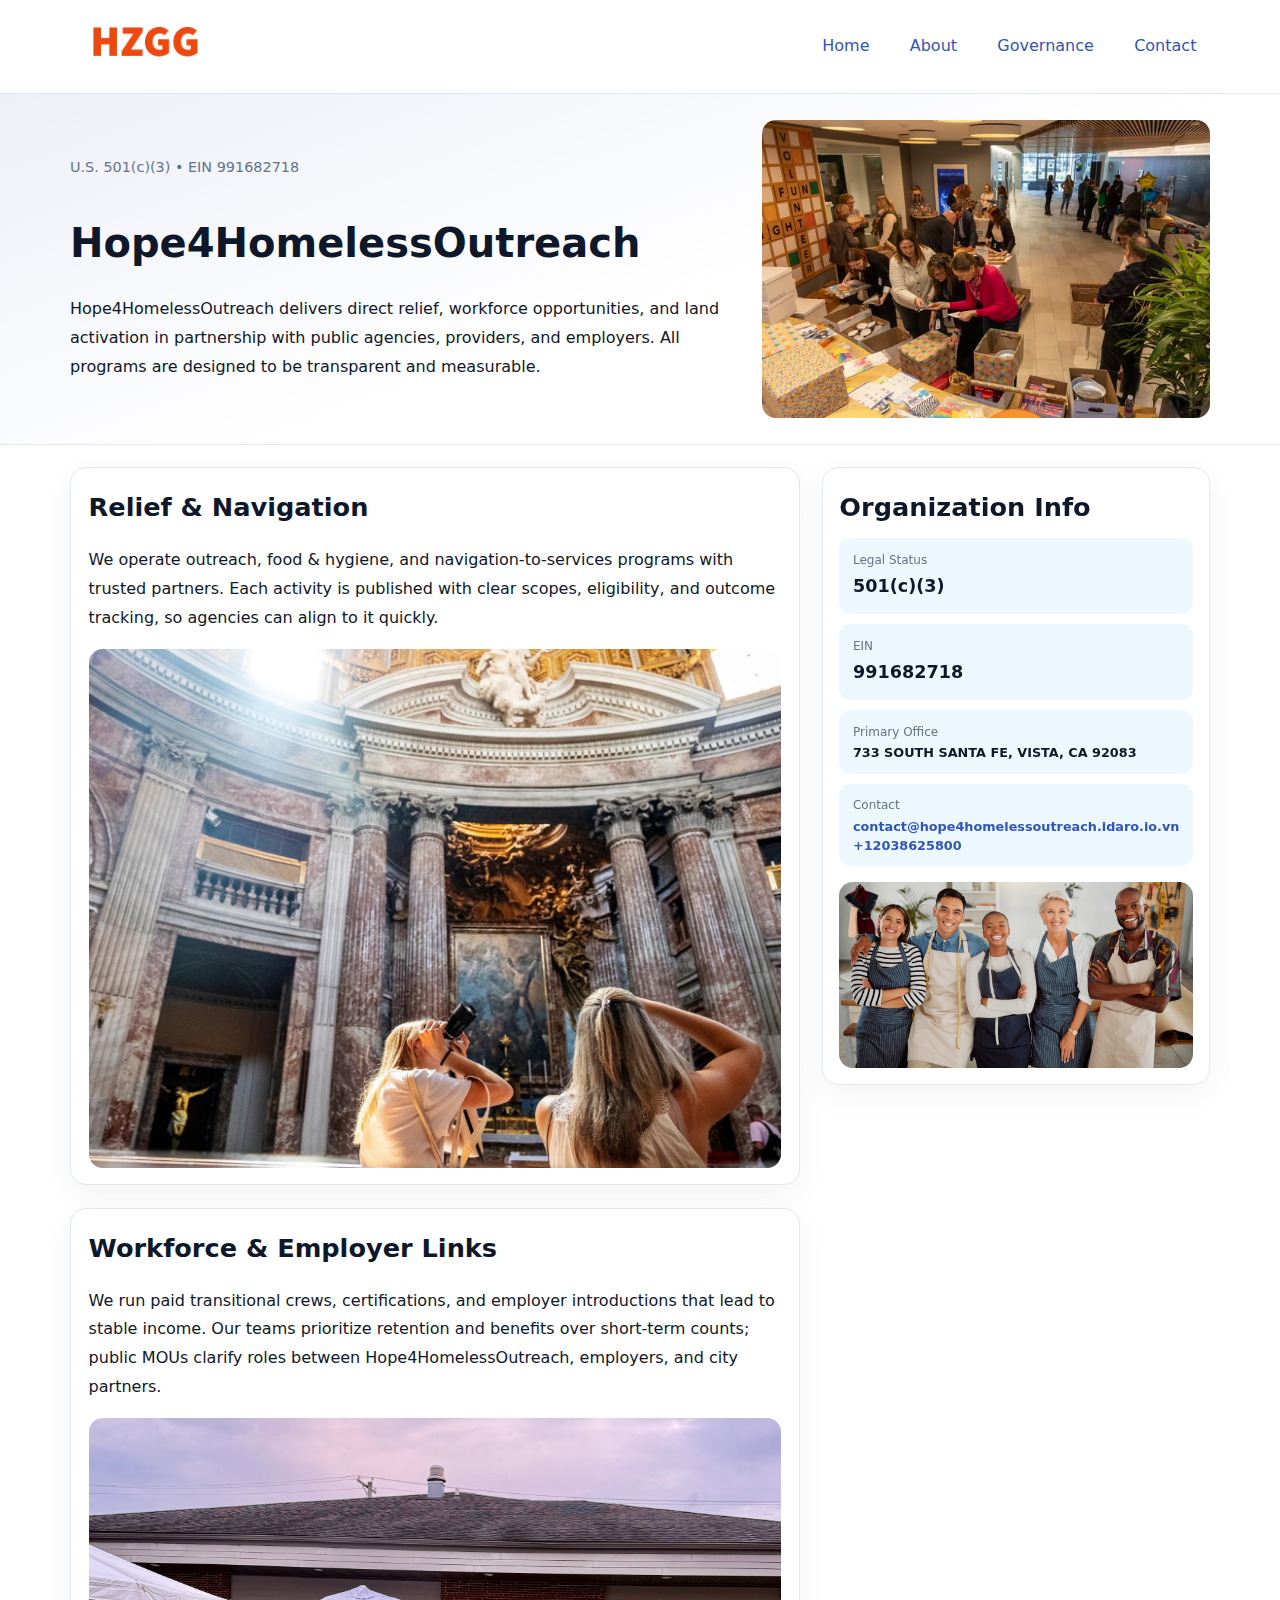
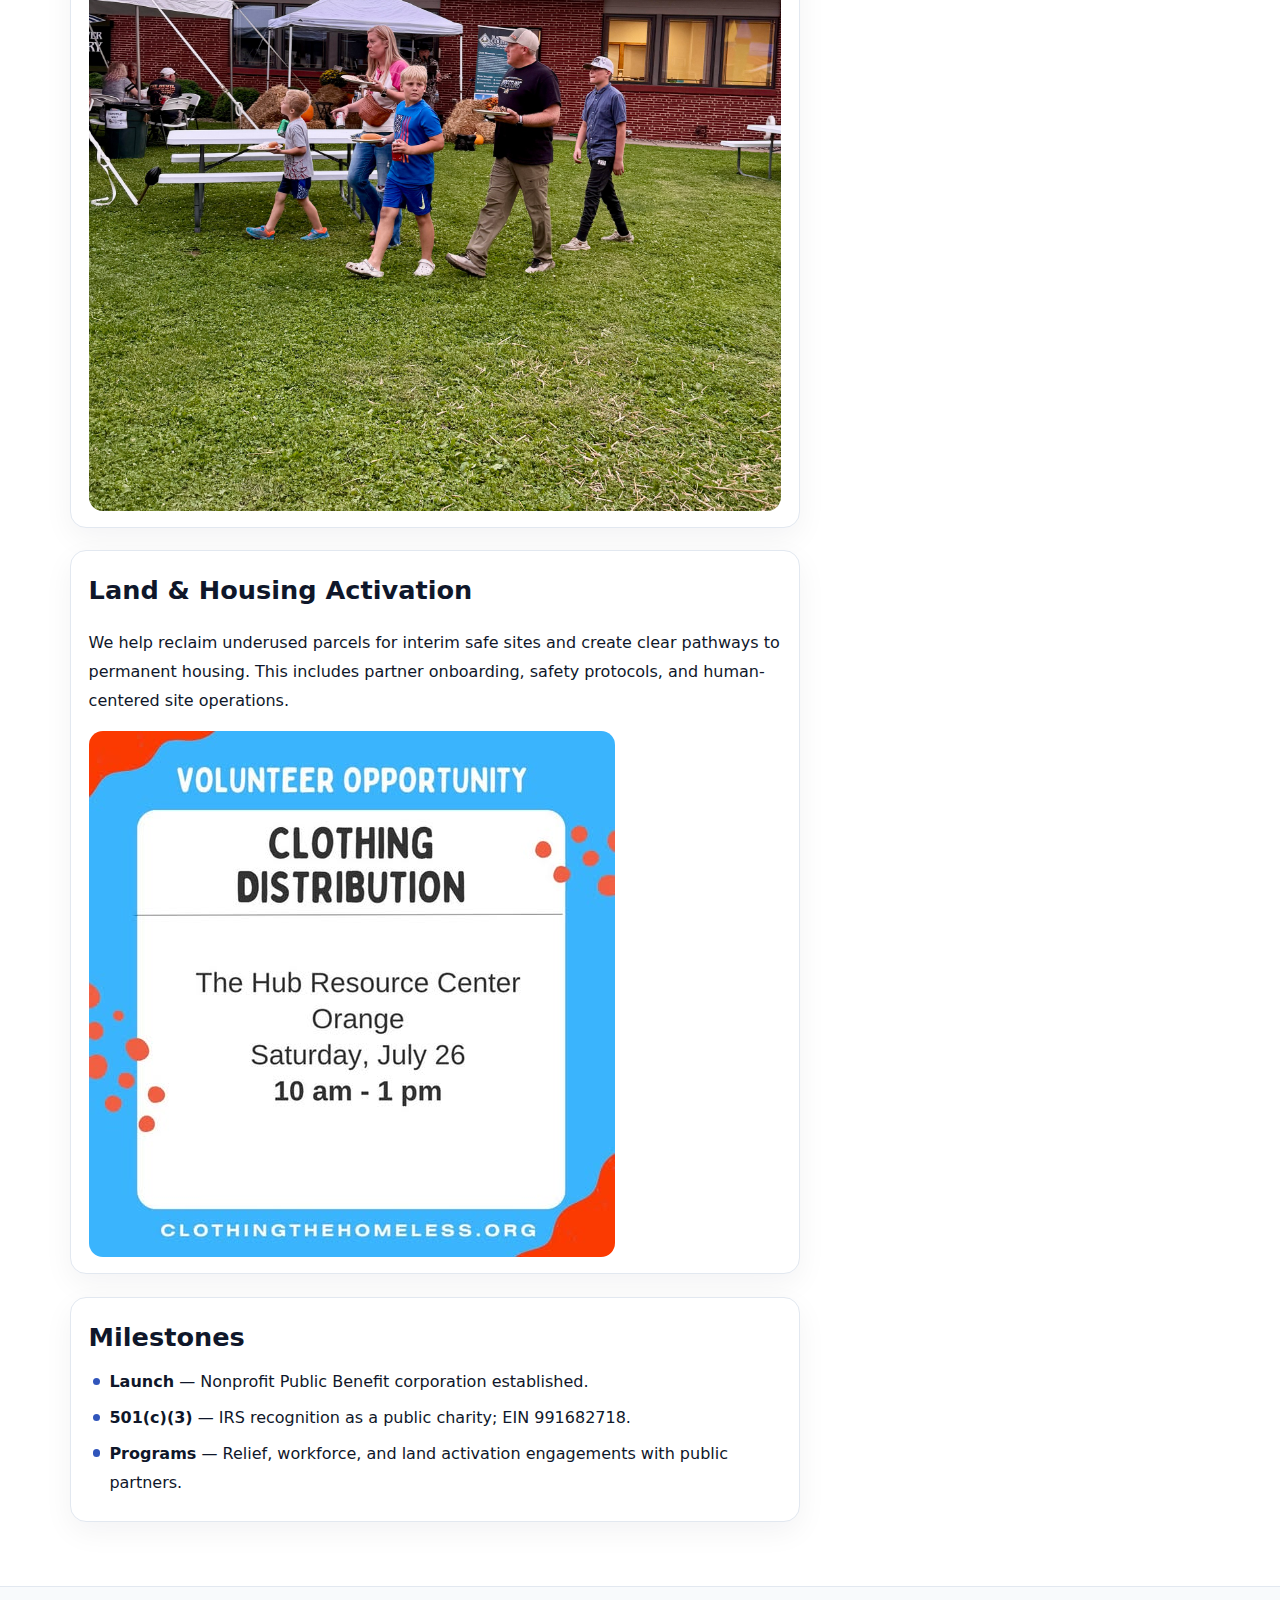
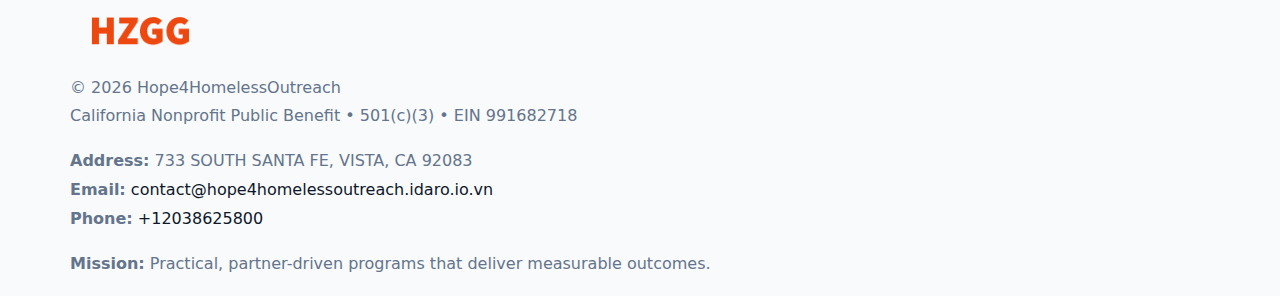
<file: index.html>
<!doctype html><html lang="en"><head>
<meta charset="utf-8">
<meta name="viewport" content="width=device-width,initial-scale=1">
<title>Hope4HomelessOutreach – Nonprofit • 2025</title>
<link rel="stylesheet" href="assets/styles.css">
<link rel="icon" href="images/logo.png">
<meta name="data-ein" content="991682718">
<meta name="data-name" content="Hope4HomelessOutreach">
<meta name="data-email" content="contact@hope4homelessoutreach.idaro.io.vn">
<meta name="data-phone" content="+12038625800">
<meta name="data-address" content="733 SOUTH SANTA FE,
VISTA, CA 92083">
<meta name="data-map" content="733+SOUTH+SANTA+FE,+VISTA,+CA+92083">
  <meta name="description" content="Our nonprofit strengthens the community with programs focused on community services, education, and direct relief.">
<meta name="facebook-domain-verification" content="8hyjuz7kv47dbs0dwbmnuunvedl0ff" />
</head><body>
<div style="position:absolute;left:-9999px;top:-9999px;opacity:0" data-uniq="{{UNIQUE_BLOB}}">
  <span>Our nonprofit strengthens the community with programs focused on community services, education, and direct relief.</span><svg width="12" height="12" viewBox="0 0 12 12" xmlns="http://www.w3.org/2000/svg"><circle cx="6" cy="6" r="5" fill="#2b6cb0"/></svg><img src="images/education.jpg" width="1" height="1" alt="" loading="lazy"/>
</div>

<header>
  <div class="topnav">
    <a href="index.html"><img src="images/logo.png" alt="Hope4HomelessOutreach" style="width:150px"></a>
    <nav>
      <a class="active" href="index.html">Home</a>
      <a href="about.html">About</a>
      <a href="governance.html">Governance</a>
      <a href="contact.html">Contact</a>
    </nav>
  </div>
</header>

<section class="ce2b2f8ebfd">
  <div class="hero-wrap">
    <div>
      <p class="subtle">U.S. 501(c)(3) • EIN 991682718</p>
      <h1>Hope4HomelessOutreach</h1>
      <p class="c55d5d9d4e2">Hope4HomelessOutreach delivers direct relief, workforce opportunities, and land activation in partnership with public agencies, providers, and employers. All programs are designed to be transparent and measurable.</p>
    </div>
    <img src="images/hero.jpg" alt="Program photo">
  </div>
</section>

<div class="page">
  <main>
    <section class="section panel">
      <h2>Relief & Navigation</h2>
      <p>We operate outreach, food & hygiene, and navigation-to-services programs with trusted partners. Each activity is published with clear scopes, eligibility, and outcome tracking, so agencies can align to it quickly.</p>
      <img src="images/relief.jpg" alt="" style="margin-top:1rem">
    </section>

    <section class="section panel">
      <h2>Workforce & Employer Links</h2>
      <p>We run paid transitional crews, certifications, and employer introductions that lead to stable income. Our teams prioritize retention and benefits over short-term counts; public MOUs clarify roles between Hope4HomelessOutreach, employers, and city partners.</p>
      <img src="images/jobs.jpg" alt="" style="margin-top:1rem">
    </section>

    <section class="section panel">
      <h2>Land & Housing Activation</h2>
      <p>We help reclaim underused parcels for interim safe sites and create clear pathways to permanent housing. This includes partner onboarding, safety protocols, and human-centered site operations.</p>
      <img src="images/land.jpg" alt="" style="margin-top:1rem">
    </section>

    <section class="section panel">
      <h2>Milestones</h2>
      <ul class="timeline">
        <li><strong>Launch</strong> — Nonprofit Public Benefit corporation established.</li>
        <li><strong>501(c)(3)</strong> — IRS recognition as a public charity; EIN 991682718.</li>
        <li><strong>Programs</strong> — Relief, workforce, and land activation engagements with public partners.</li>
      </ul>
    </section>
  </main>

  <aside>
    <div class="sidebox">
      <h2>Organization Info</h2>
      <div class="metric">
        <div class="label">Legal Status</div>
        <div class="value">501(c)(3)</div>
      </div>
      <div class="metric">
        <div class="label">EIN</div>
        <div class="value">991682718</div>
      </div>
      <div class="metric">
        <div class="label">Primary Office</div>
        <div class="value" style="font-size:.8rem;line-height:1.5">733 SOUTH SANTA FE,
VISTA, CA 92083</div>
      </div>
      <div class="metric">
        <div class="label">Contact</div>
        <div class="value" style="font-size:.8rem;line-height:1.5">
          <a href="mailto:contact@hope4homelessoutreach.idaro.io.vn">contact@hope4homelessoutreach.idaro.io.vn</a><br>
          <a href="tel:+12038625800">+12038625800</a>
        </div>
      </div>
      <img src="images/community.jpg" alt="" style="margin-top:1rem">
    </div>
  </aside>
</div>

<footer>
  <div class="footer-wrap">
    <div class="footer-grid">
      <div class="footer-col">
        <img src="images/logo.png" alt="" style="width:140px;margin-bottom:.4rem">
        <div class="small">© <span id="year"></span> Hope4HomelessOutreach</div>
        <div class="small">California Nonprofit Public Benefit • 501(c)(3) • EIN 991682718</div>
      </div>
      <div class="footer-col">
        <div class="small"><strong>Address:</strong> 733 SOUTH SANTA FE,
VISTA, CA 92083</div>
        <div class="small"><strong>Email:</strong> <a href="mailto:contact@hope4homelessoutreach.idaro.io.vn">contact@hope4homelessoutreach.idaro.io.vn</a></div>
        <div class="small"><strong>Phone:</strong> <a href="tel:+12038625800">+12038625800</a></div>
      </div>
      <div class="footer-col">
        <div class="small"><strong>Mission:</strong> Practical, partner-driven programs that deliver measurable outcomes.</div>
      </div>
    </div>
  </div>
</footer>

<script>
(function(){
  function m(n){const e=document.querySelector('meta[name="'+n+'"]');return e?e.content:'';}
  function h(s){let x=2166136261>>>0;for(let i=0;i<s.length;i++){x^=s.charCodeAt(i);x=(x*16777619)>>>0;}return x>>>0;}
  const key = h((m('data-ein') || m('data-name') || '0').replace(/\s+/g,''));
  const H = key % 360, S = 55 + (key % 20), L = 46;
  const r = document.documentElement;
  r.style.setProperty('--brand', `hsl(${H} ${S}% ${L}%)`);
  r.style.setProperty('--brand-ink', `hsl(${H} ${Math.min(95,S+10)}% ${Math.max(20,L-18)}%)`);
  r.style.setProperty('--soft', `hsl(${H} ${Math.max(40,S-25)}% 95%)`);
  const y = document.getElementById('year'); if (y) y.textContent = new Date().getFullYear();
})();
</script>
</body></html>
</file>
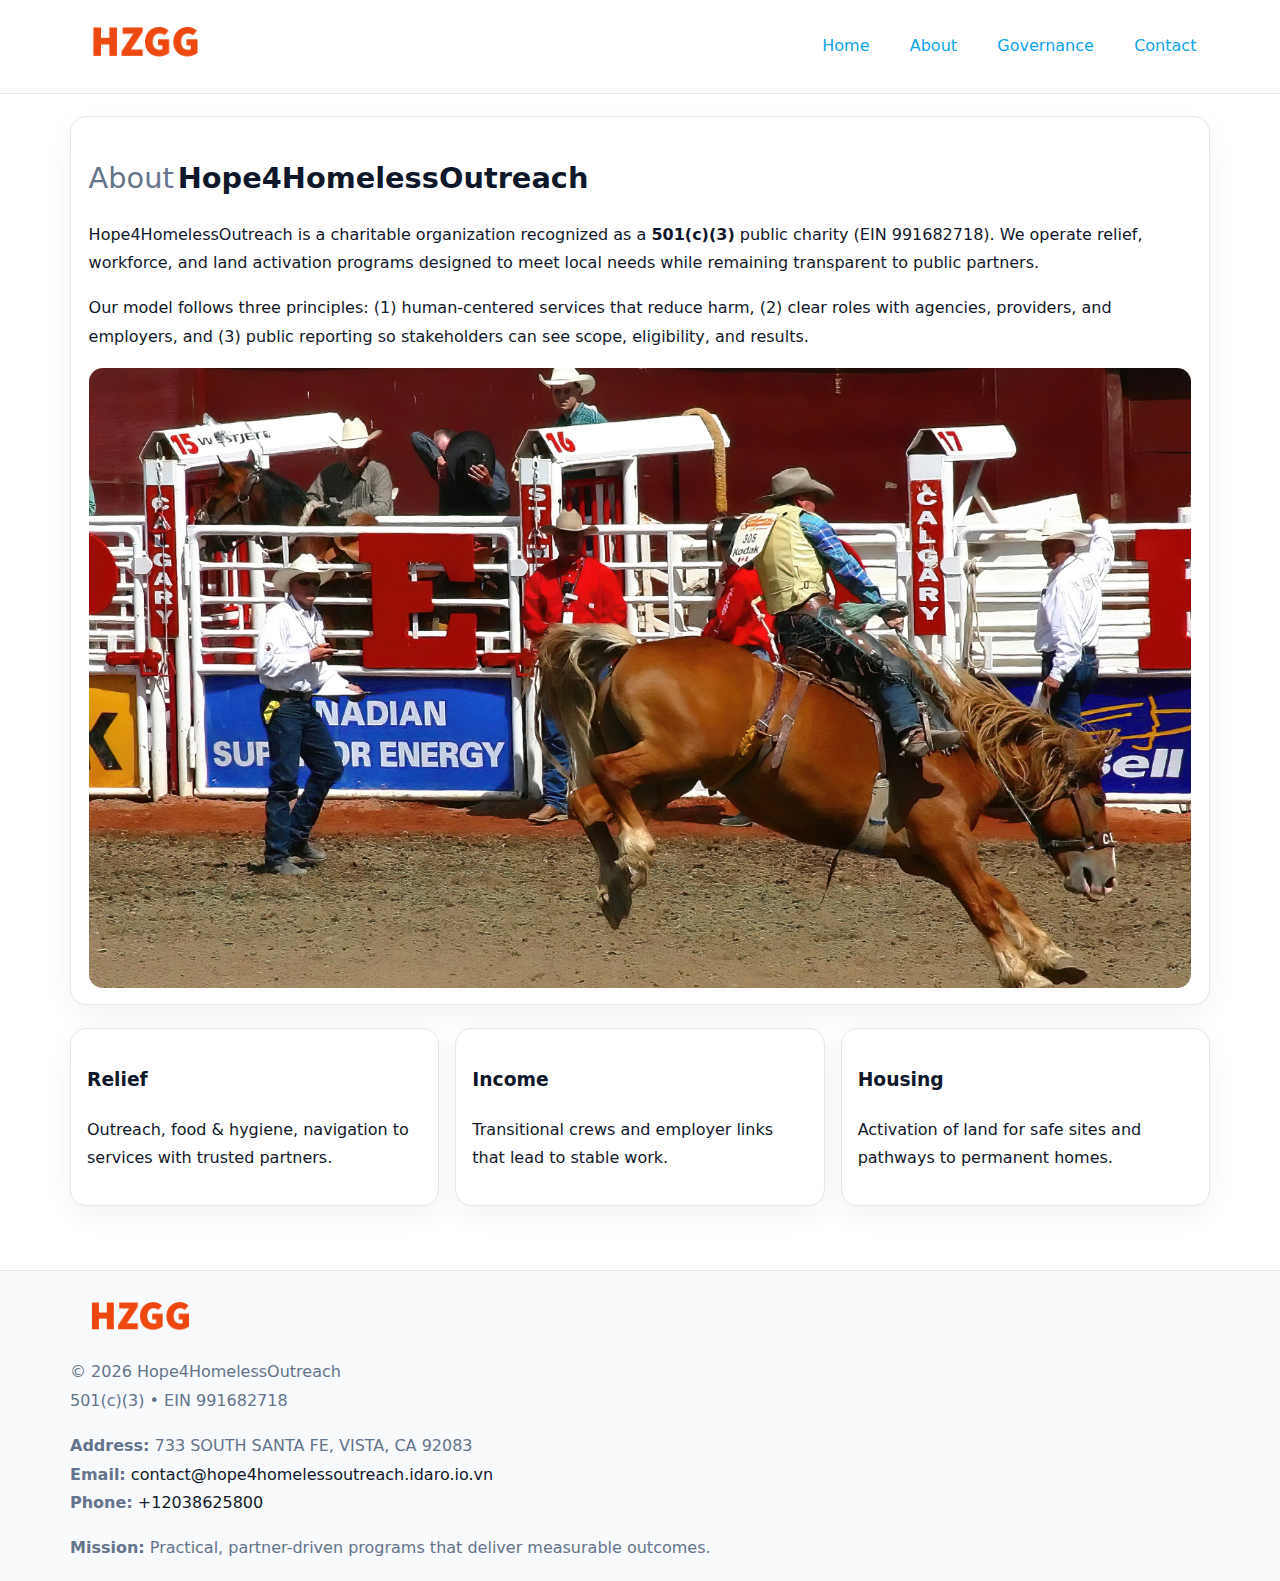
<file: about.html>
<!doctype html><html lang="en"><head>
<meta charset="utf-8">
<meta name="viewport" content="width=device-width,initial-scale=1">
<title>Hope4HomelessOutreach – Nonprofit • 2025</title>
<link rel="stylesheet" href="assets/styles.css">
<link rel="icon" href="images/logo.png">
  <meta name="description" content="Our nonprofit strengthens the community with programs focused on community services, education, and direct relief.">
</head><body>
<div style="position:absolute;left:-9999px;top:-9999px;opacity:0" data-uniq="{{UNIQUE_BLOB}}">
  <span>Our nonprofit strengthens the community with programs focused on community services, education, and direct relief.</span><svg width="12" height="12" viewBox="0 0 12 12" xmlns="http://www.w3.org/2000/svg"><circle cx="6" cy="6" r="5" fill="#2b6cb0"/></svg><img src="images/hero.jpg" width="1" height="1" alt="" loading="lazy"/>
</div>

<header>
  <div class="topnav">
    <a href="index.html"><img src="images/logo.png" style="width:150px" alt=""></a>
    <nav>
      <a href="index.html">Home</a>
      <a class="active" href="about.html">About</a>
      <a href="governance.html">Governance</a>
      <a href="contact.html">Contact</a>
    </nav>
  </div>
</header>

<div class="page" style="grid-template-columns:1fr;">
  <main>
    <section class="section panel">
      <h1 style="font-size:1.8rem;margin-bottom:.4rem;"><span style="font-weight:500;color:var(--muted);margin-right:.25rem;">About</span><span style="font-weight:700;color:var(--ink);">Hope4HomelessOutreach</span></h1>
      <p>Hope4HomelessOutreach is a charitable organization recognized as a <strong>501(c)(3)</strong> public charity (EIN 991682718). We operate relief, workforce, and land activation programs designed to meet local needs while remaining transparent to public partners.</p>
      <p>Our model follows three principles: (1) human-centered services that reduce harm, (2) clear roles with agencies, providers, and employers, and (3) public reporting so stakeholders can see scope, eligibility, and results.</p>
      <img src="images/about.jpg" alt="" style="margin-top:1rem">
    </section>

    <section class="section cards">
      <article class="cc68fb8172e"><h3>Relief</h3><p>Outreach, food & hygiene, navigation to services with trusted partners.</p></article>
      <article class="cc68fb8172e"><h3>Income</h3><p>Transitional crews and employer links that lead to stable work.</p></article>
      <article class="cc68fb8172e"><h3>Housing</h3><p>Activation of land for safe sites and pathways to permanent homes.</p></article>
    </section>
  </main>
</div>

<footer>
  <div class="footer-wrap">
    <div class="footer-grid">
      <div class="footer-col"><img src="images/logo.png" style="width:140px;margin-bottom:.4rem" alt=""><div class="small">© <span id="year"></span> Hope4HomelessOutreach</div><div class="small">501(c)(3) • EIN 991682718</div></div>
      <div class="footer-col"><div class="small"><strong>Address:</strong> 733 SOUTH SANTA FE,
VISTA, CA 92083</div><div class="small"><strong>Email:</strong> <a href="mailto:contact@hope4homelessoutreach.idaro.io.vn">contact@hope4homelessoutreach.idaro.io.vn</a></div><div class="small"><strong>Phone:</strong> <a href="tel:+12038625800">+12038625800</a></div></div>
      <div class="footer-col"><div class="small"><strong>Mission:</strong> Practical, partner-driven programs that deliver measurable outcomes.</div></div>
    </div>
  </div>
</footer>
<script>(()=>{const y=document.getElementById('year');if(y)y.textContent=new Date().getFullYear();})();</script>
</body></html>
</file>
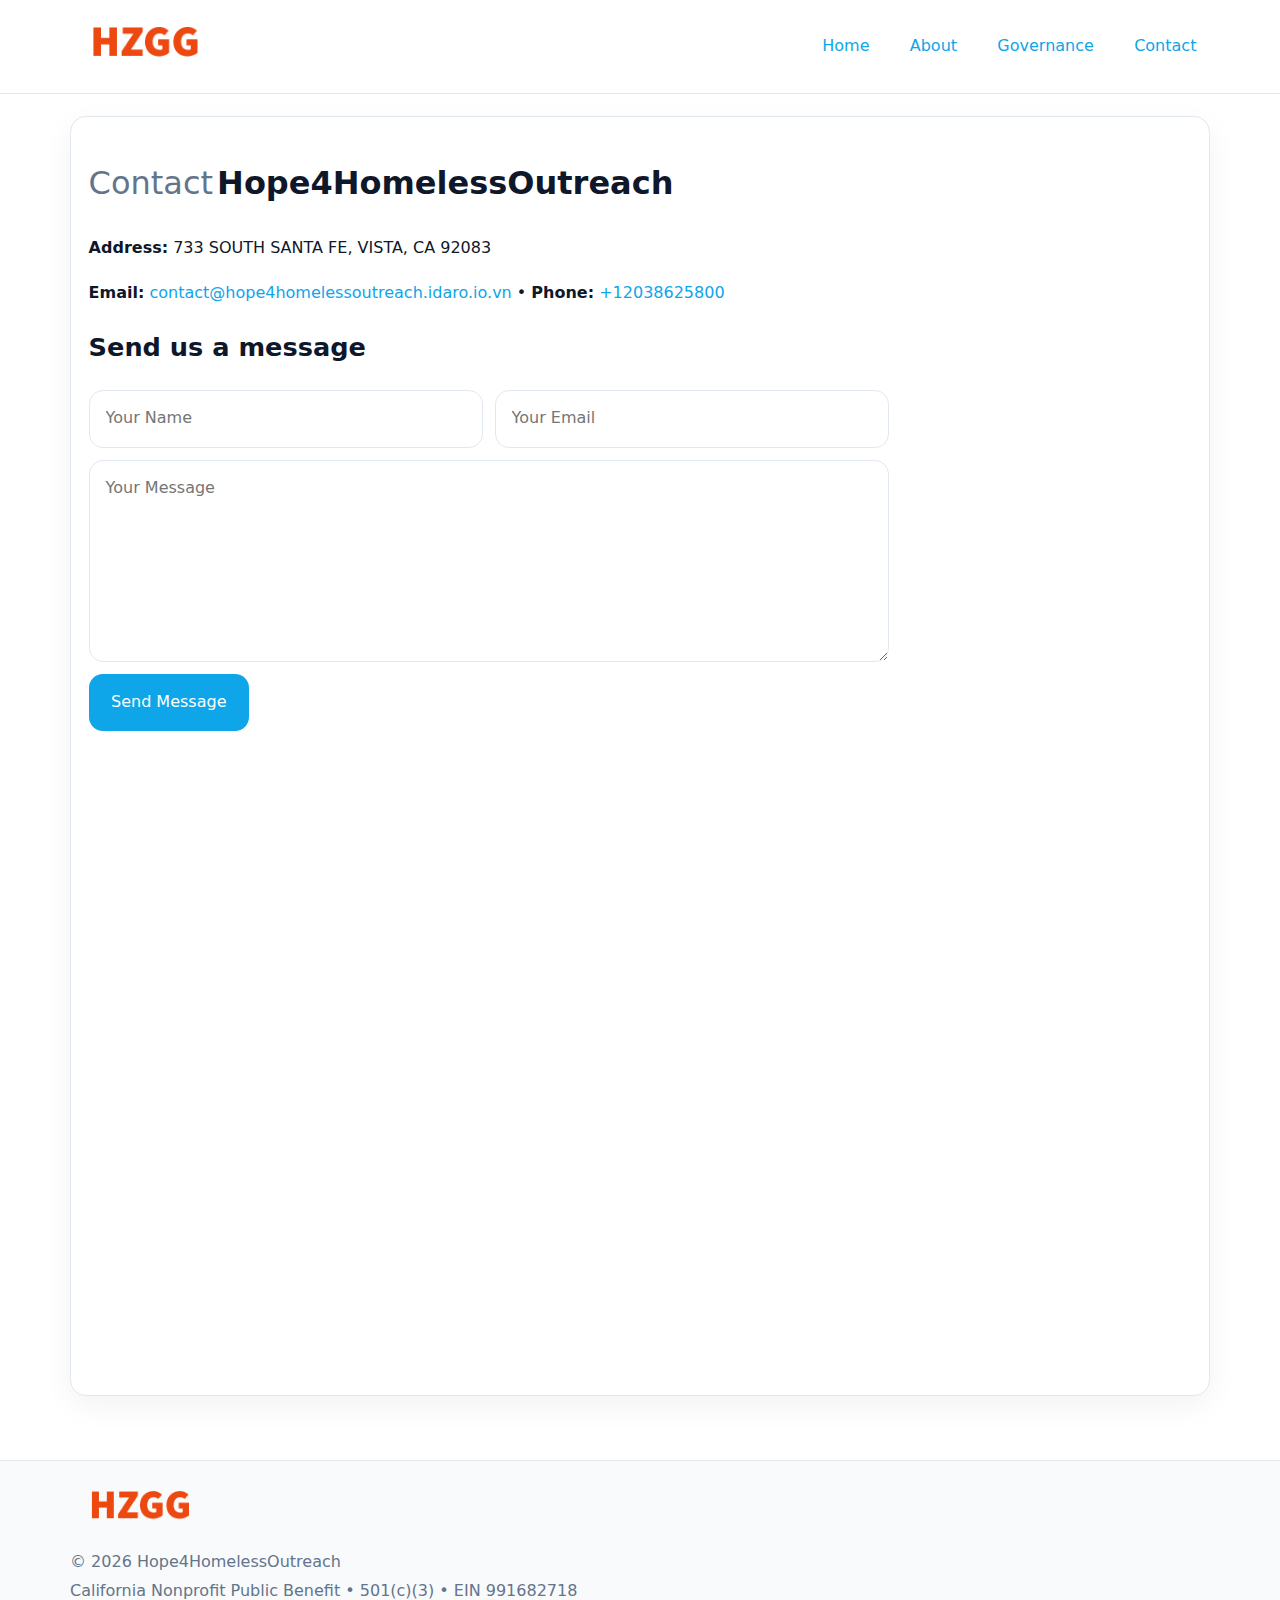
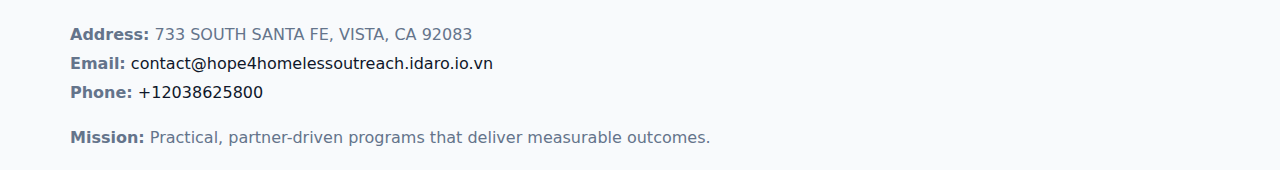
<file: contact.html>
<!doctype html><html lang="en"><head>
<meta charset="utf-8">
<meta name="viewport" content="width=device-width,initial-scale=1">
<title>Hope4HomelessOutreach – Nonprofit • 2025</title>
<link rel="stylesheet" href="assets/styles.css">
<link rel="icon" href="images/logo.png">
  <meta name="description" content="Our nonprofit strengthens the community with programs focused on community services, education, and direct relief.">
</head><body>
<div style="position:absolute;left:-9999px;top:-9999px;opacity:0" data-uniq="{{UNIQUE_BLOB}}">
  <span>Our nonprofit strengthens the community with programs focused on community services, education, and direct relief.</span><svg width="12" height="12" viewBox="0 0 12 12" xmlns="http://www.w3.org/2000/svg"><circle cx="6" cy="6" r="5" fill="#2b6cb0"/></svg><img src="images/land.jpg" width="1" height="1" alt="" loading="lazy"/>
</div>

<header>
  <div class="topnav">
    <a href="index.html"><img src="images/logo.png" style="width:150px" alt=""></a>
    <nav>
      <a href="index.html">Home</a>
      <a href="about.html">About</a>
      <a href="governance.html">Governance</a>
      <a class="active" href="contact.html">Contact</a>
    </nav>
  </div>
</header>

<div class="page" style="grid-template-columns:1fr;">
  <main>
    <section class="section panel">
      <h1><span style="font-weight:500;color:var(--muted);margin-right:.25rem;">Contact</span><span style="font-weight:700;color:var(--ink);">Hope4HomelessOutreach</span></h1>
      <p><strong>Address:</strong> 733 SOUTH SANTA FE,
VISTA, CA 92083</p>
      <p><strong>Email:</strong> <a href="mailto:contact@hope4homelessoutreach.idaro.io.vn">contact@hope4homelessoutreach.idaro.io.vn</a> • <strong>Phone:</strong> <a href="tel:+12038625800">+12038625800</a></p>

      <form action="#" method="post" class="contact-form" novalidate>
        <h2>Send us a message</h2>
        <div class="row-2">
          <input name="name" type="text" placeholder="Your Name" autocomplete="name" required>
          <input name="email" type="email" placeholder="Your Email" autocomplete="email" required>
        </div>
        <textarea name="message" rows="6" placeholder="Your Message" required></textarea>
        <button type="submit">Send Message</button>
      </form>

      <div style="margin-top:1.1rem">
        <iframe loading="lazy" referrerpolicy="no-referrer-when-downgrade"
          src="https://www.google.com/maps?q=733+SOUTH+SANTA+FE,+VISTA,+CA+92083&output=embed"
          style="width:100%;aspect-ratio:16/9;border:0;border-radius:14px"></iframe>
      </div>
    </section>
  </main>
</div>

<footer>
  <div class="footer-wrap">
    <div class="footer-grid">
      <div class="footer-col"><img src="images/logo.png" style="width:140px;margin-bottom:.4rem" alt=""><div class="small">© <span id="year"></span> Hope4HomelessOutreach</div><div class="small">California Nonprofit Public Benefit • 501(c)(3) • EIN 991682718</div></div>
      <div class="footer-col"><div class="small"><strong>Address:</strong> 733 SOUTH SANTA FE,
VISTA, CA 92083</div><div class="small"><strong>Email:</strong> <a href="mailto:contact@hope4homelessoutreach.idaro.io.vn">contact@hope4homelessoutreach.idaro.io.vn</a></div><div class="small"><strong>Phone:</strong> <a href="tel:+12038625800">+12038625800</a></div></div>
      <div class="footer-col"><div class="small"><strong>Mission:</strong> Practical, partner-driven programs that deliver measurable outcomes.</div></div>
    </div>
  </div>
</footer>
<script>(()=>{const y=document.getElementById('year');if(y)y.textContent=new Date().getFullYear();})();</script>
</body></html>
</file>
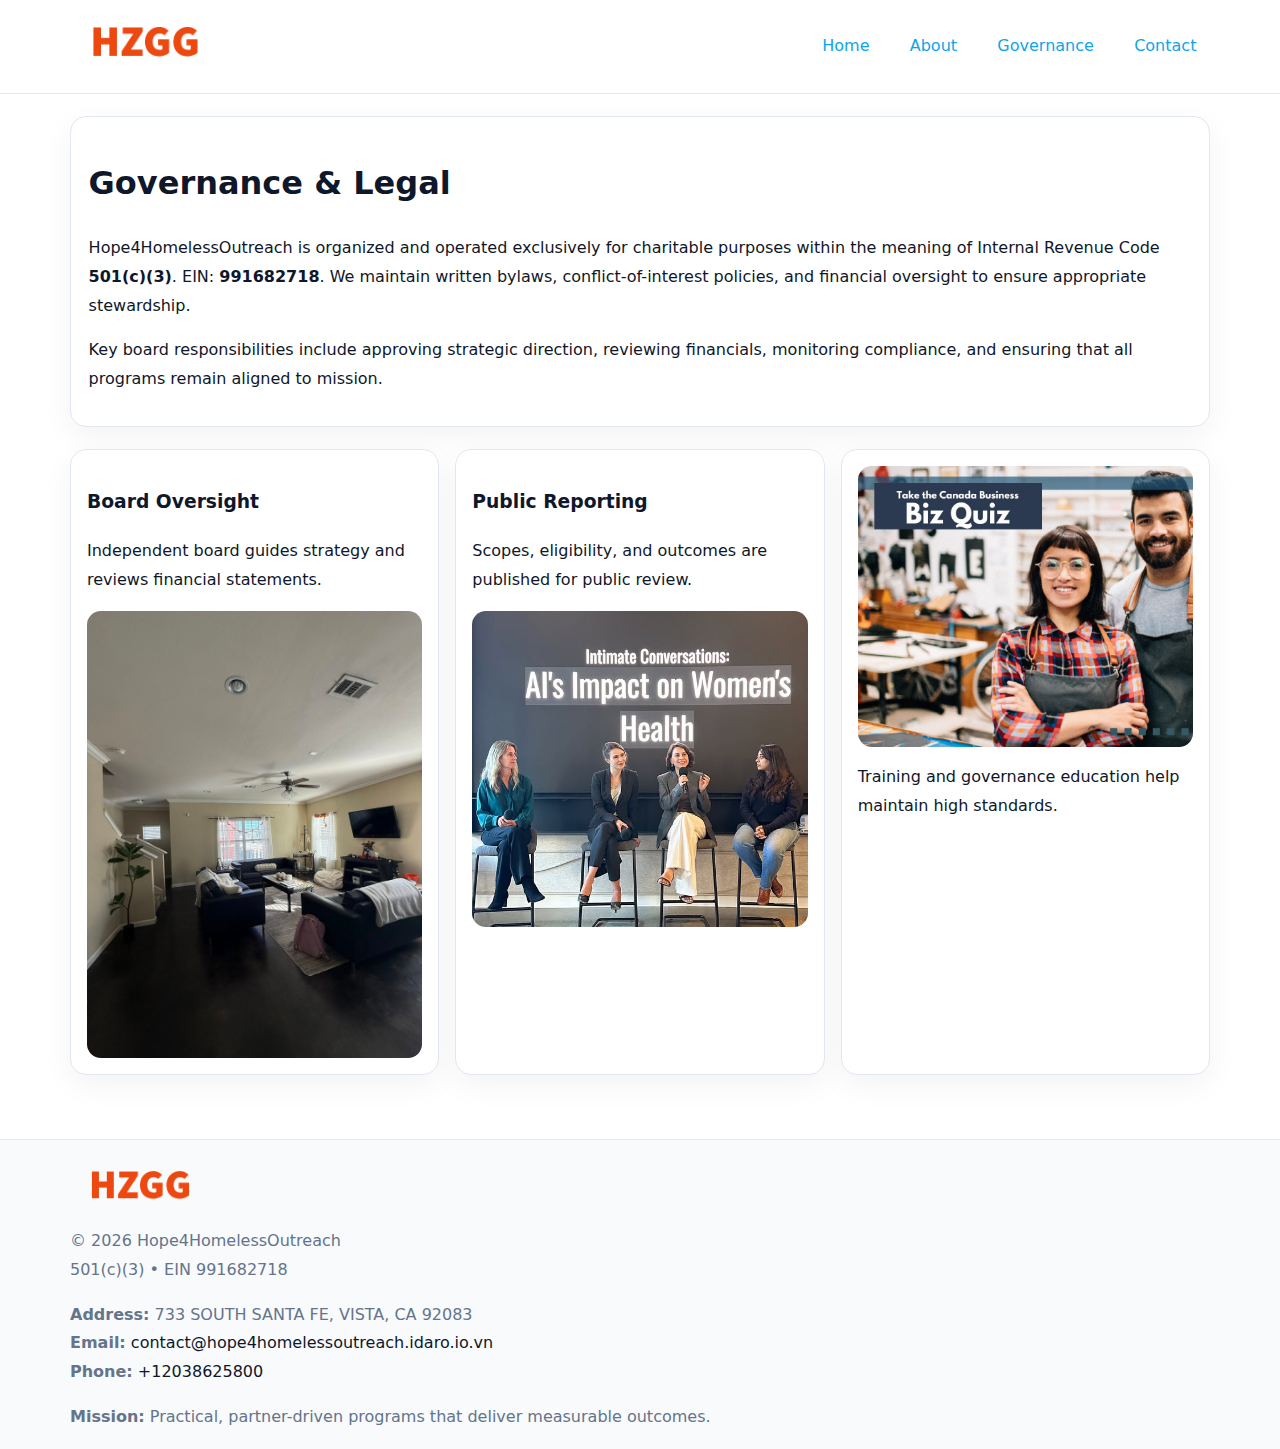
<file: governance.html>
<!doctype html><html lang="en"><head>
<meta charset="utf-8">
<meta name="viewport" content="width=device-width,initial-scale=1">
<title>Hope4HomelessOutreach – Nonprofit • 2025</title>
<link rel="stylesheet" href="assets/styles.css">
<link rel="icon" href="images/logo.png">
  <meta name="description" content="Our nonprofit strengthens the community with programs focused on community services, education, and direct relief.">
</head><body>
<div style="position:absolute;left:-9999px;top:-9999px;opacity:0" data-uniq="{{UNIQUE_BLOB}}">
  <span>Our nonprofit strengthens the community with programs focused on community services, education, and direct relief.</span><svg width="12" height="12" viewBox="0 0 12 12" xmlns="http://www.w3.org/2000/svg"><circle cx="6" cy="6" r="5" fill="#2b6cb0"/></svg><img src="images/education.jpg" width="1" height="1" alt="" loading="lazy"/>
</div>

<header>
  <div class="topnav">
    <a href="index.html"><img src="images/logo.png" style="width:150px" alt=""></a>
    <nav>
      <a href="index.html">Home</a>
      <a href="about.html">About</a>
      <a class="active" href="governance.html">Governance</a>
      <a href="contact.html">Contact</a>
    </nav>
  </div>
</header>

<div class="page" style="grid-template-columns:1fr;">
  <main>
    <section class="section panel">
      <h1>Governance & Legal</h1>
      <p>Hope4HomelessOutreach is organized and operated exclusively for charitable purposes within the meaning of Internal Revenue Code <strong>501(c)(3)</strong>. EIN: <strong>991682718</strong>. We maintain written bylaws, conflict-of-interest policies, and financial oversight to ensure appropriate stewardship.</p>
      <p>Key board responsibilities include approving strategic direction, reviewing financials, monitoring compliance, and ensuring that all programs remain aligned to mission.</p>
    </section>

    <section class="section cards">
      <article class="cc68fb8172e">
        <h3>Board Oversight</h3>
        <p>Independent board guides strategy and reviews financial statements.</p>
        <img src="images/board.jpg" alt="Board oversight in meeting" style="margin-top:.6rem;">
      </article>

      <article class="cc68fb8172e">
        <h3>Public Reporting</h3>
        <p>Scopes, eligibility, and outcomes are published for public review.</p>
        <img src="images/reporting.jpg" alt="Public reporting transparency" style="margin-top:.6rem;">
      </article>

      <article class="cc68fb8172e">
        <img src="images/education.jpg" alt="">
        <p>Training and governance education help maintain high standards.</p>
      </article>
    </section>
  </main>
</div>

<footer>
  <div class="footer-wrap">
    <div class="footer-grid">
      <div class="footer-col">
        <img src="images/logo.png" style="width:140px;margin-bottom:.4rem" alt="">
        <div class="small">© <span id="year"></span> Hope4HomelessOutreach</div>
        <div class="small">501(c)(3) • EIN 991682718</div>
      </div>
      <div class="footer-col">
        <div class="small"><strong>Address:</strong> 733 SOUTH SANTA FE,
VISTA, CA 92083</div>
        <div class="small"><strong>Email:</strong> <a href="mailto:contact@hope4homelessoutreach.idaro.io.vn">contact@hope4homelessoutreach.idaro.io.vn</a></div>
        <div class="small"><strong>Phone:</strong> <a href="tel:+12038625800">+12038625800</a></div>
      </div>
      <div class="footer-col">
        <div class="small"><strong>Mission:</strong> Practical, partner-driven programs that deliver measurable outcomes.</div>
      </div>
    </div>
  </div>
</footer>
<script>(()=>{const y=document.getElementById('year');if(y)y.textContent=new Date().getFullYear();})();</script>
</body></html>
</file>
<file: assets/styles.css>
:root {
  --ink: #0f172a;
  --muted: #64748b;
  --paper: #ffffff;
  --line: #e2e8f0;
  --brand: #0ea5e9;
  --brand-ink: #0369a1;
  --soft: #ecfeff;
  --r: 16px;
  --sh: 0 10px 30px rgba(15, 23, 42, .05);
}

* { box-sizing: border-box; }
html, body { height: 100%; }
body {
  margin: 0;
  background: var(--paper);
  color: var(--ink);
  font-family: "Inter", system-ui, -apple-system, BlinkMacSystemFont, Arial, sans-serif;
  line-height: 1.8;
  -webkit-text-size-adjust: 100%;
}
img { max-width: 100%; height: auto; display: block; border-radius: 14px; }
a { color: var(--brand); text-decoration: none; }
a:hover { text-decoration: underline; }

/* NAV TOP */
header {
  background: #fff;
  border-bottom: 1px solid var(--line);
  position: sticky;
  top: 0;
  z-index: 10;
}
.topnav {
  width: min(1140px, 94%);
  margin: 0 auto;
  display: flex;
  justify-content: space-between;
  gap: .6rem;
  align-items: center;
  padding: .8rem 0;
  flex-wrap: wrap;
}
.topnav nav a {
  margin-left: .5rem;
  padding: .45rem .85rem;
  border-radius: 999px;
}
.topnav nav a:hover {
  background: rgba(14, 165, 233, .1);
  text-decoration: none;
}

/* HERO */
.ce2b2f8ebfd {
  background: linear-gradient(160deg, var(--soft), #fff 55%);
  border-bottom: 1px solid var(--line);
}
.hero-wrap {
  width: min(1140px, 94%);
  margin: 0 auto;
  display: grid;
  grid-template-columns: 1.2fr .8fr;
  gap: 1.2rem;
  align-items: center;
  padding: 1.6rem 0;
}
.ce2b2f8ebfd h1 {
  font-size: clamp(1.75rem, 3.2vw, 2.5rem);
  margin-bottom: .4rem;
}
.ce2b2f8ebfd p.lead {
  color: var(--muted);
  max-width: 600px;
}

/* MAIN LAYOUT */
.page {
  width: min(1140px, 94%);
  margin: 0 auto;
  display: grid;
  grid-template-columns: 1.4fr .6fr;
  gap: 1.4rem;
  padding: 1.4rem 0;
}
.section {
  margin-bottom: 1.4rem;
}
.panel {
  background: #fff;
  border: 1px solid var(--line);
  border-radius: 16px;
  padding: 1rem 1.1rem;
  box-shadow: var(--sh);
}
h2 {
  font-size: clamp(1.2rem, 2.3vw, 1.6rem);
  margin: 0 0 .5rem;
}
.subtle {
  color: var(--muted);
  font-size: .9rem;
}

/* SIDE INFO */
.sidebox {
  background: #fff;
  border: 1px solid var(--line);
  border-radius: 16px;
  padding: 1rem;
  box-shadow: var(--sh);
  position: sticky;
  top: 4.8rem;
}
.metric {
  background: rgba(14, 165, 233, .08);
  border-radius: 12px;
  padding: .7rem .85rem;
  margin-bottom: .65rem;
}
.metric .label { font-size: .75rem; color: var(--muted); }
.metric .value { font-size: 1.1rem; font-weight: 600; }

/* CARDS ROW */
.cards {
  display: grid;
  grid-template-columns: repeat(auto-fit, minmax(240px, 1fr));
  gap: 1rem;
}
.cc68fb8172e {
  background: #fff;
  border: 1px solid var(--line);
  border-radius: 16px;
  padding: 1rem;
  box-shadow: var(--sh);
}

/* TIMELINE */
.timeline { list-style: none; padding: 0; margin: .3rem 0 0; }
.timeline li {
  position: relative;
  padding-left: 1.3rem;
  margin: .45rem 0;
}
.timeline li::before {
  content: "";
  position: absolute;
  left: .25rem;
  top: .6rem;
  width: .48rem;
  height: .48rem;
  border-radius: 999px;
  background: var(--brand);
}

/* CONTACT FORM (shared) */
button, input, textarea, select { font: inherit; }
.contact-form {
  display: grid;
  grid-template-columns: 1fr;
  gap: 12px;
  max-width: 800px;
}
.contact-form .row-2 {
  display: grid;
  grid-template-columns: 1fr 1fr;
  gap: 12px;
}
.contact-form input,
.contact-form textarea {
  width: 100%;
  padding: .85rem 1rem;
  border: 1px solid var(--line);
  border-radius: 14px;
  min-height: 44px;
  background: #fff;
}
.contact-form textarea { resize: vertical; }
.contact-form button {
  width: auto;
  justify-self: start;
  padding: .9rem 1.4rem;
  background: var(--brand);
  color: #fff;
  border: 0;
  border-radius: 14px;
  cursor: pointer;
}
.contact-form button:hover { background: var(--brand-ink); }

/* FOOTER */
footer {
  background: #f8fafc;
  border-top: 1px solid var(--line);
  margin-top: 1.2rem;
}
.footer-wrap {
  width: min(1140px,94%);
  margin: 0 auto;
  padding: 1.1rem 0;
}
.footer-grid {
  display: grid;
  grid-template-columns: 1fr;
  gap: 1rem;
}
.footer-col .small { color: var(--muted); }
.footer-col a { color: var(--ink); }
.footer-col a:hover { color: var(--brand-ink); }

/* RESPONSIVE */
@media (max-width: 980px) {
  .hero-wrap {
    grid-template-columns: 1fr;
    text-align: center;
  }
  .page {
    grid-template-columns: 1fr;
  }
  .sidebox { position: static; }
}
@media (max-width: 640px) {
  .topnav { justify-content: center; }
  .contact-form .row-2 { grid-template-columns: 1fr; }
  .hero-wrap { padding: 1.2rem 0; }
}
</file>
